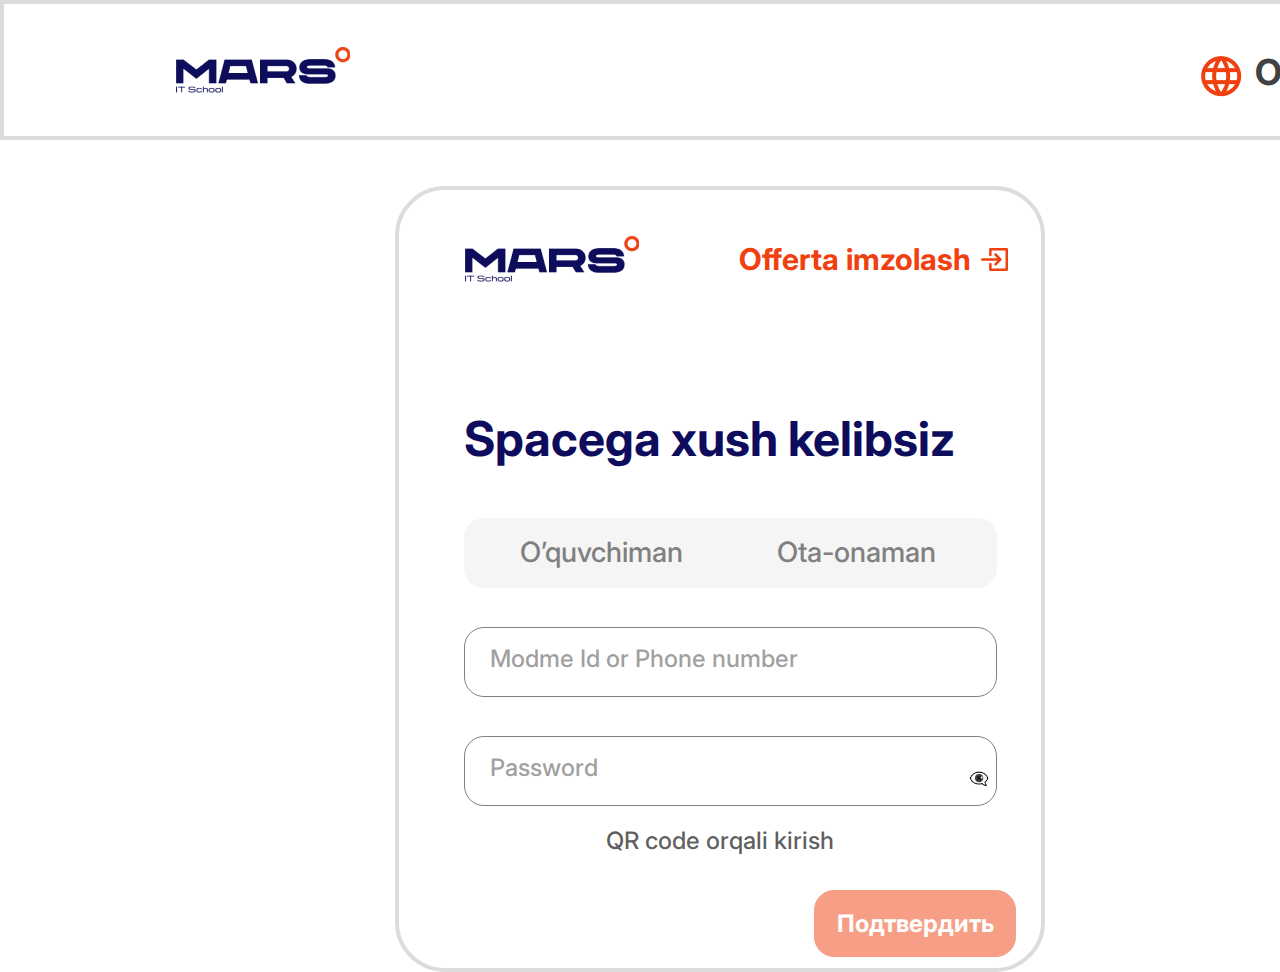
<file: index.html>
<!DOCTYPE html>
<html lang="en">
<head>
    <meta charset="UTF-8">
    <meta name="viewport" content="width=device-width, initial-scale=1.0">
    <title>Document</title>
    <link rel="stylesheet" href="style.css">
</head>
<body>
    <header class="header">
        <nav class="nav">
            <img src="img/logomars.png" alt="">
            <div class="uzb">
                <img src="img/Vector.png" alt="">
                <h1>O’zb</h1>
            </div>
        </nav>
        <div class="registor">
            <div class="container">
                <div class="registor_offerta">
                    <img src="img/logomars.png" alt="">
                    <div class="offerta">
                        <h2>Offerta imzolash</h2>
                        <img src="img/Vector2.png" alt="">
                    </div>
                </div>
                <h3 class="h3">Spacega xush kelibsiz</h3>
                <div class="tanlash">
                    <div class="oquv">
                    O’quvchiman
                    </div>
                    <div class="ota">
                        Ota-onaman
                    </div>
            </div> 
            <form class="login-form" id="loginForm">
                <input type="text" name="username" id="username" placeholder="Modme Id or Phone number" required>
                <div class="password-wrapper">
                    <input type="password" name="password" id="password" placeholder="Password" required>
                    <span class="toggle-password" id="togglePassword">👁‍🗨</span>
                </div>
                <h4 class="h4">QR code orqali kirish</h4>
                <button type="submit" id="submitButton" disabled>Подтвердить</button>
                <div id="errorMessage" style="display: none; color: red;"></div> <!-- Элемент для сообщения об ошибке -->
            </form>
        </div>
    </div>
</header>
<script src="script.js"></script>
</body>
</html>
</file>
<file: style.css>
@import url('https://fonts.googleapis.com/css2?family=Inter:ital,opsz,wght@0,14..32,100..900;1,14..32,100..900&family=Mulish:ital,wght@0,200..1000;1,200..1000&family=Nosifer&family=Open+Sans:ital,wght@0,300..800;1,300..800&family=Plus+Jakarta+Sans:ital,wght@0,200..800;1,200..800&family=Roboto+Mono:ital,wght@0,100..700;1,100..700&family=Roboto:ital,wght@0,100;0,300;0,400;0,500;0,700;0,900;1,100;1,300;1,400;1,500;1,700;1,900&display=swap');
*{
    margin: 0;
    padding: 0;
    box-sizing: border-box;
    list-style: none;
    text-decoration: none;
    font-family: "Inter", sans-serif;
}
.header{
    width: 1440px;
    margin: 0 auto;
}
.nav{
    width: 1440px;
    height: 140px;
    border: 4px solid #DEDBDB;
    background: #FFFFFF;
    display: flex;
    align-items: center;
}
.nav img{
    margin-left: 171px;
}
.uzb{
    position: relative;
    left: 680px;
    top: 30px;
}
.uzb h1{
    font-size: 36px;
    font-weight: 700;
    line-height: 43.57px;
    color: #424242;
    position: relative;
    left: 225px;
    bottom: 50px;
}
.registor{
    width: 650px;
    height: 786px;
    border-radius: 50px;   
    background: #FFFFFF;
    border: 4px solid #DEDBDB;
    position: relative;
    top: 46px;
    left: 395px;
}
.container{
    margin:  46px 65px;
}
.registor_offerta{
    display: flex;
    align-items: center;
}
.offerta{
    position: relative;
    left: 100px;
    display: flex;
    align-items: center;
    gap: 10px;
    font-size: 20px;
    font-weight: 700;
    line-height: 29.05px;
    color: #F0400F;    
}
.h3{
    font-size: 48px;
    font-weight: 700;
    line-height: 58.09px;
    color: #0E0D5D; 
    margin-top: 127px;   
}
.tanlash{
    width: 533px;
    height: 70px;
    display: flex;
    border-radius: 20px;
    background-color:  #F5F5F5;
    margin-top: 50px;
}

.oquv{
    width: 255px;
    height: 54px;
    border-radius: 15px;
    font-size: 28px;
    font-weight: 500;
    line-height: 33.89px;
    color: grey;
    display: flex;
    transition: all 1s;
    justify-content: center;
    align-items: center;
    text-align: center;
    margin-left: 10px;
    margin-top: 8px;
}
.oquv:hover{
    background-color: white;
    color: black;
}

.ota{
    width: 255px;
    height: 54px;
    border-radius: 15px;
    font-size: 28px;
    font-weight: 500;
    line-height: 33.89px;
    color: grey;
    display: flex; 
    transition: all 1s;
    justify-content: center;
    align-items: center;
    text-align: center;
    margin-top: 8px;
}
.ota:hover{
    background-color: white;
    color: black;
}
input{
    width: 533px;
    height: 70px;
    border-radius: 20px ;
    border: 1px solid grey;
    margin-top: 39px;
    display: flex;
    padding-left: 25px;
}
::placeholder{
    font-size: 24px;
    font-weight: 500;
    line-height: 29.05px;
    color: #757575B2;
}
.toggle-password {
    position: absolute;
    left: 570px;
    bottom:  180px;
    cursor: pointer;
    font-size: 16px;
}
.h4{
    font-family: Inter;
    font-size: 24px;
    font-weight: 500;
    line-height: 29.05px;
    text-align: left;
    color:  #000000A3;
    text-align: center;
    margin: 20px 0 ; 
}
#submitButton{
    width: 202px;
    height: 67px;
    border-radius: 20px;
    background-color:  #F69E86;
    font-size: 24px;
    font-weight: 700;
    line-height: 29.05px;    
    color: #FFFFFF;
    margin-top: 15px;
    margin-left: 350px;
    border: 1px solid #F69E86;
}
#submitButton:enabled {
    opacity: 1;
}
</file>
